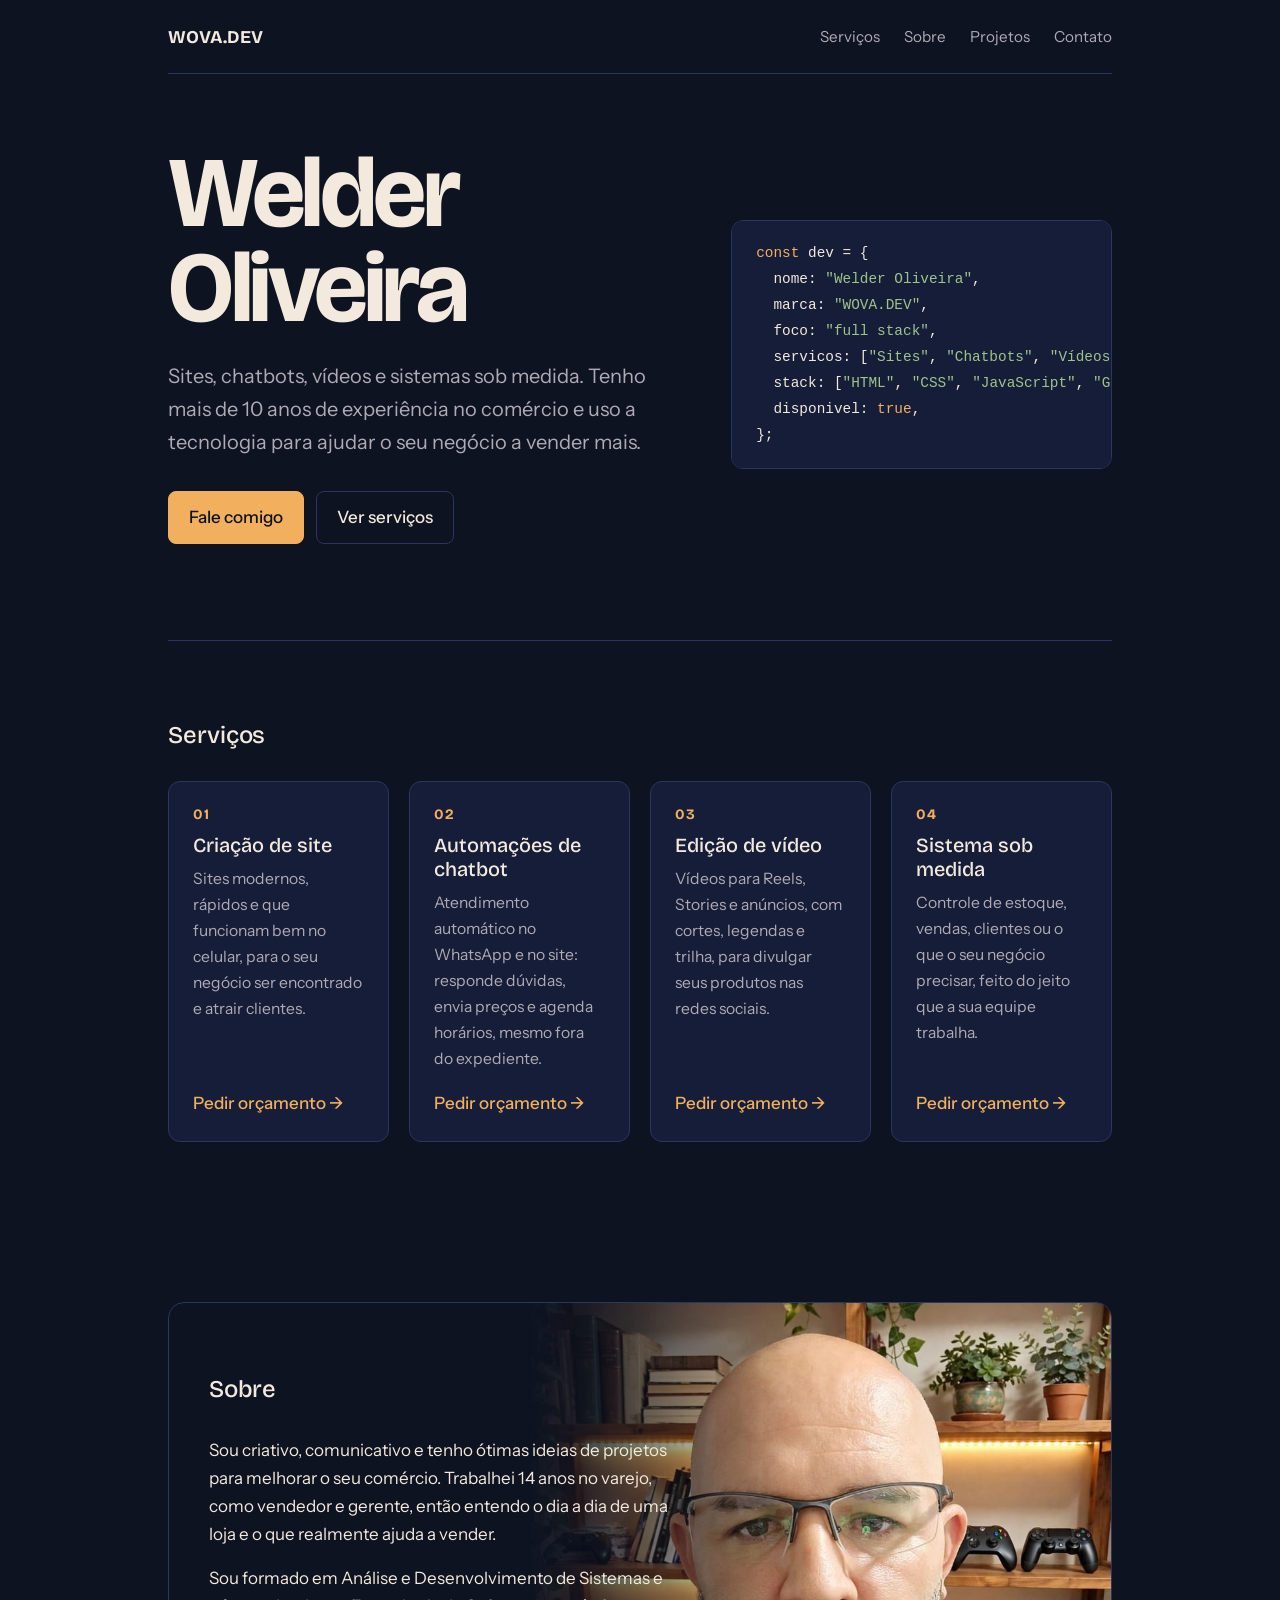
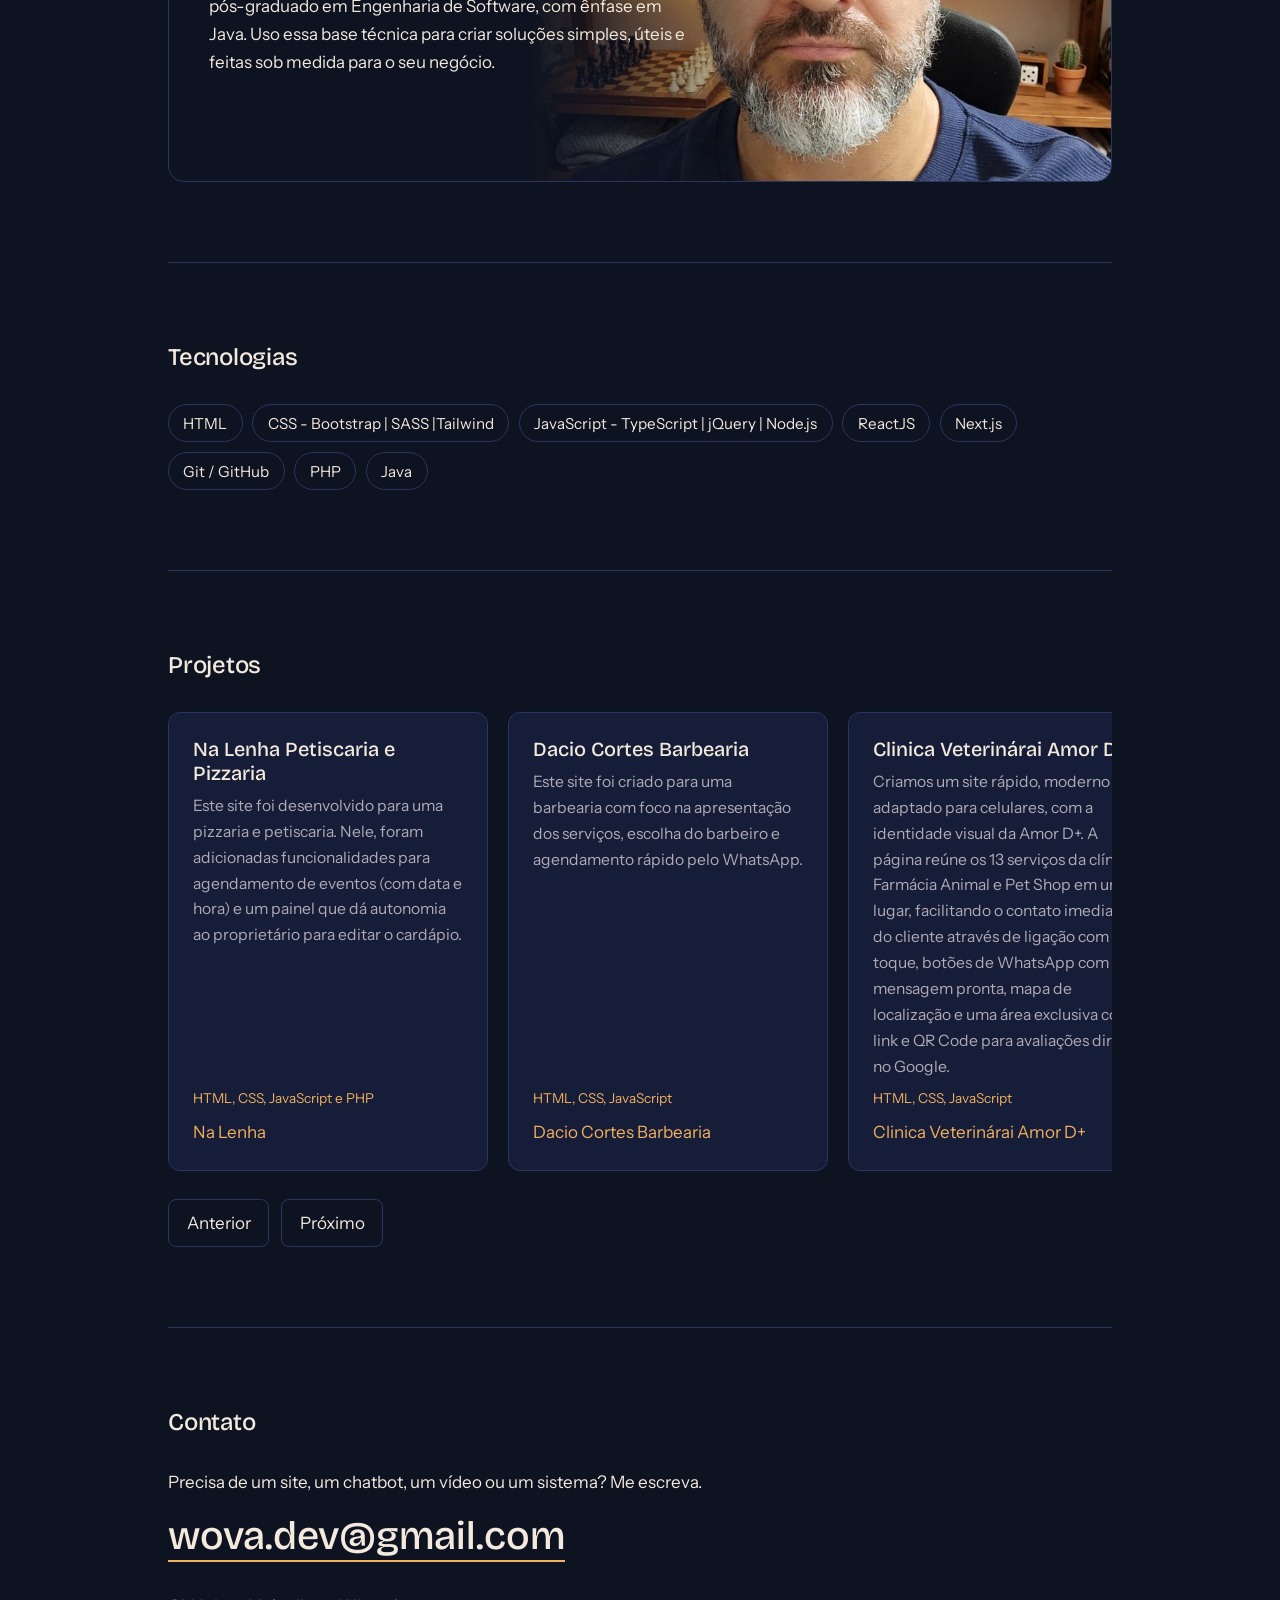
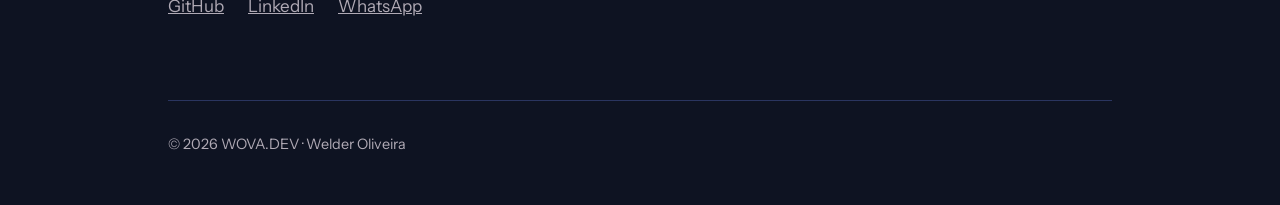
<file: index.html>
<!DOCTYPE html>
<html lang="pt-BR">
<head>
<meta charset="utf-8">
<meta name="viewport" content="width=device-width, initial-scale=1, viewport-fit=cover">
<!-- Título que aparece na aba do navegador e no Google -->
<title>WOVA.DEV | Welder Oliveira, desenvolvedor</title>

<!-- Fontes do Google (se quiser trocar, altere aqui e as variáveis --display e --body no CSS) -->
<link rel="preconnect" href="https://fonts.googleapis.com">
<link rel="preconnect" href="https://fonts.gstatic.com" crossorigin>
<link href="https://fonts.googleapis.com/css2?family=Bricolage+Grotesque:opsz,wght@12..96,500;12..96,700&family=Instrument+Sans:wght@400;500&display=swap" rel="stylesheet">

<!-- Todo o visual do site fica neste arquivo -->
<link rel="stylesheet" href="css/estilo.css">
</head>
<body>
<div class="wrap">

  <!-- ===== MENU DO TOPO ===== -->
  <nav>
    <a class="logo" href="#inicio">WOVA.DEV</a>
    <ul>
      <li><a href="#servicos">Serviços</a></li>
      <li><a href="#sobre">Sobre</a></li>
      <li><a href="#projetos">Projetos</a></li>
      <li><a href="#contato">Contato</a></li>
    </ul>
  </nav>

  <!-- ===== INÍCIO (apresentação) ===== -->
  <header class="hero" id="inicio">
    <div>
      <h1>Welder Oliveira</h1>
      <!-- Frase de apresentação: altere à vontade -->
      <p class="lead">Sites, chatbots, vídeos e sistemas sob medida. Tenho mais de 10 anos de experiência no comércio e uso a tecnologia para ajudar o seu negócio a vender mais.</p>
      <div class="btns">
        <a class="btn main" href="#contato">Fale comigo</a>
        <a class="btn" href="#servicos">Ver serviços</a>
      </div>
    </div>
    <!-- Bloco de código decorativo. Cores: k = destaque, s = texto entre aspas -->
<pre class="code" aria-label="Resumo em código"><span class="k">const</span> dev = {
  nome: <span class="s">"Welder Oliveira"</span>,
  marca: <span class="s">"WOVA.DEV"</span>,
  foco: <span class="s">"full stack"</span>,
  servicos: [<span class="s">"Sites"</span>, <span class="s">"Chatbots"</span>, <span class="s">"Vídeos"</span>, <span class="s">"Sistemas"</span>],
  stack: [<span class="s">"HTML"</span>, <span class="s">"CSS"</span>, <span class="s">"JavaScript"</span>, <span class="s">"Git / GitHub"</span>,<span class="s">"Sass"</span>, <span class="s">"Bootstrap"</span>,<span class="s">"Tailwind CSS"</span>,<span class="s">"jQuery"</span>,<span class="s">"ReactJS"</span>,<span class="s">"TypeScript"</span>,<span class="s">"Next.js"</span>,<span class="s">"Node.js"</span>,<span class="s">"PHP"</span>,<span class="s">"JAVA"</span>,],
  disponivel: <span class="k">true</span>,
};</pre>
  </header>

  <!-- ===== SERVIÇOS =====
       Para adicionar um serviço, copie um bloco <li class="service"> inteiro.
       O botão "Pedir orçamento" abre o WhatsApp com uma mensagem pronta:
       altere o texto depois de ?text= (espaços viram %20). -->
  <section id="servicos">
    <h2>Serviços</h2>
    <ul class="services">

      <li class="service">
        <span class="num">01</span>
        <h3>Criação de site</h3>
        <p>Sites modernos, rápidos e que funcionam bem no celular, para o seu negócio ser encontrado e atrair clientes.</p>
        <a href="https://wa.me/5561999551535?text=Ol%C3%A1!%20Quero%20um%20or%C3%A7amento%20de%20cria%C3%A7%C3%A3o%20de%20site." target="_blank" rel="noopener">Pedir orçamento</a>
      </li>

      <li class="service">
        <span class="num">02</span>
        <h3>Automações de chatbot</h3>
        <p>Atendimento automático no WhatsApp e no site: responde dúvidas, envia preços e agenda horários, mesmo fora do expediente.</p>
        <a href="https://wa.me/5561999551535?text=Ol%C3%A1!%20Quero%20um%20or%C3%A7amento%20de%20automa%C3%A7%C3%A3o%20de%20chatbot." target="_blank" rel="noopener">Pedir orçamento</a>
      </li>

      <li class="service">
        <span class="num">03</span>
        <h3>Edição de vídeo</h3>
        <p>Vídeos para Reels, Stories e anúncios, com cortes, legendas e trilha, para divulgar seus produtos nas redes sociais.</p>
        <a href="https://wa.me/5561999551535?text=Ol%C3%A1!%20Quero%20um%20or%C3%A7amento%20de%20edi%C3%A7%C3%A3o%20de%20v%C3%ADdeo." target="_blank" rel="noopener">Pedir orçamento</a>
      </li>

      <li class="service">
        <span class="num">04</span>
        <h3>Sistema sob medida</h3>
        <p>Controle de estoque, vendas, clientes ou o que o seu negócio precisar, feito do jeito que a sua equipe trabalha.</p>
        <a href="https://wa.me/5561999551535?text=Ol%C3%A1!%20Quero%20um%20or%C3%A7amento%20de%20sistema%20sob%20medida." target="_blank" rel="noopener">Pedir orçamento</a>
      </li>

    </ul>
  </section>

  <!-- ===== SOBRE MIM (foto de fundo definida no CSS, em #sobre) ===== -->
  <section id="sobre">
    <h2>Sobre</h2>
    <p>Sou criativo, comunicativo e tenho ótimas ideias de projetos para melhorar o seu comércio. Trabalhei 14 anos no varejo, como vendedor e gerente, então entendo o dia a dia de uma loja e o que realmente ajuda a vender.</p>
    <p>Sou formado em Análise e Desenvolvimento de Sistemas e pós-graduado em Engenharia de Software, com ênfase em Java. Uso essa base técnica para criar soluções simples, úteis e feitas sob medida para o seu negócio.</p>
  </section>

  <!-- ===== TECNOLOGIAS (uma <li> por tecnologia) ===== -->
  <section id="tecnologias">
    <h2>Tecnologias</h2>
    <ul class="stack">
      <li>HTML</li>
      <li>CSS - Bootstrap | SASS |Tailwind</li>
      <li>JavaScript - TypeScript | jQuery | Node.js</li>
      <li>ReactJS</li>
      <li>Next.js</li>
      <li>Git / GitHub</li>
      <li>PHP</li>
      <li>Java</li>
    </ul>
  </section>

  <!-- ===== PROJETOS (carrossel) =====
       Para adicionar um projeto, copie um bloco <li class="card"> inteiro.
       Para trocar o link, altere o href do último <a> do card. -->
  <section id="projetos">
    <h2>Projetos</h2>
    <div class="carousel" role="region" aria-roledescription="carrossel" aria-label="Projetos">
      <ul class="track" id="track">

        <li class="card">
          <h3>Na Lenha Petiscaria e Pizzaria</h3>
          <p>Este site foi desenvolvido para uma pizzaria e petiscaria. Nele, foram adicionadas funcionalidades para agendamento de eventos (com data e hora) e um painel que dá autonomia ao proprietário para editar o cardápio.</p>
          <span class="tech">HTML, CSS, JavaScript e PHP</span>
          <a href="https://nalenhapizzariapetiscariae.vercel.app/#inicio">Na Lenha</a>
        </li>

        <li class="card">
          <h3>Dacio Cortes Barbearia</h3>
          <p>Este site foi criado para uma barbearia com foco na apresentação dos serviços, escolha do barbeiro e agendamento rápido pelo WhatsApp.</p>
          <span class="tech">HTML, CSS, JavaScript</span>
          <a href="https://daciocortesbarbearia.vercel.app/">Dacio Cortes Barbearia</a>
        </li>

        <li class="card">
          <h3>Clinica Veterinárai Amor D+</h3>
          <p>Criamos um site rápido, moderno e adaptado para celulares, com a identidade visual da Amor D+. A página reúne os 13 serviços da clínica, Farmácia Animal e Pet Shop em um só lugar, facilitando o contato imediato do cliente através de ligação com um toque, botões de WhatsApp com mensagem pronta, mapa de localização e uma área exclusiva com link e QR Code para avaliações diretas no Google.</p>
          <span class="tech">HTML, CSS, JavaScript</span>
          <a href="https://clinicaveterinariaamordmais.vercel.app/">Clinica Veterinárai Amor D+</a>
        </li>

        <li class="card">
          <h3>Arena TB Nove</h3>
          <p>Site para uma arena esportiva em Sobradinho-DF, com reserva online, orçamento de festas pelo WhatsApp e layout que se adapta a qualquer tela.
Tecnologias: HTML, CSS e JavaScript</p>
          <span class="tech">HTML, CSS, JavaScript</span>
          <a href="https://arenatb9.vercel.app/">Arena TB Nove</a>
        </li>

        <li class="card">
          <h3>Eva Unic Fashion</h3>
          <p>Site para uma loja de moda feminina em Planaltina-DF, feito para a loja ser encontrada no Google. O visual foi inspirado na própria fachada da loja: placa branca, tons prata e o azul-marinho do letreiro.</p>
          <span class="tech">HTML, CSS, JavaScript</span>
          <a href="https://evaunicfashion.vercel.app/">Eva Unic Fashion</a>
        </li>

        <li class="card">
          <h3>Sistema de vendas em Java</h3>
          <p>Exemplo: aplicação para registrar vendas e acompanhar o desempenho da equipe.</p>
          <span class="tech">Java</span>
          <a href="#">Ver projeto</a>
        </li>

        <li class="card">
          <h3>Seu próximo projeto</h3>
          <p>Tem uma ideia para o seu comércio? Vamos transformá-la em realidade.</p>
          <span class="tech">Sob medida</span>
          <a href="#contato">Conversar</a>
        </li>

      </ul>
      <!-- Botões do carrossel (a lógica está em js/carrossel.js) -->
      <div class="ctrl">
        <button type="button" id="prev" aria-label="Projeto anterior">Anterior</button>
        <button type="button" id="next" aria-label="Próximo projeto">Próximo</button>
      </div>
    </div>
  </section>

  <!-- ===== CONTATO ===== -->
  <section id="contato" class="contact">
    <h2>Contato</h2>
    <p>Precisa de um site, um chatbot, um vídeo ou um sistema? Me escreva.</p>
    <a class="mail" href="mailto:wova.dev@gmail.com">wova.dev@gmail.com</a>
    <div class="links">
      <a href="https://github.com/welderova" target="_blank" rel="noopener">GitHub</a>
      <a href="https://www.linkedin.com/in/welderova/" target="_blank" rel="noopener">LinkedIn</a>
      <!-- WhatsApp: 55 (Brasil) + DDD + número, sem espaços nem traços -->
      <a href="https://wa.me/5561999551535" target="_blank" rel="noopener">WhatsApp</a>
    </div>
  </section>

  <!-- ===== RODAPÉ ===== -->
  <footer>© 2026 WOVA.DEV · Welder Oliveira</footer>
</div>

<!-- Lógica do carrossel de projetos -->
<script src="js/carrossel.js"></script>
</body>
</html>
</file>
<file: css/estilo.css>
/* ==========================================================
   WOVA.DEV | Estilos do site
   Índice: 1 Cores e fontes | 2 Base | 3 Menu | 4 Início
           4b Serviços | 5 Sobre | 6 Tecnologias | 7 Projetos
           8 Contato | 9 Celular
   ========================================================== */

/* ---------- 1. CORES E FONTES ----------
   Paleta inspirada na foto: azul-marinho da camiseta,
   âmbar da luz da estante, creme da parede e verde das plantas.
   Para mudar o visual do site inteiro, basta alterar estas variáveis. */
:root{
  color-scheme:dark;
  --bg:#0e1322;        /* fundo da página */
  --surface:#161d38;   /* fundo de cards e bloco de código */
  --line:#2a3560;      /* linhas e bordas */
  --text:#f3e9dc;      /* texto principal */
  --muted:#b0aab5;     /* texto secundário */
  --accent:#f2b05e;    /* cor de destaque (botões e links) */
  --display:"Bricolage Grotesque","Segoe UI",system-ui,sans-serif; /* títulos */
  --body:"Instrument Sans","Segoe UI",system-ui,sans-serif;        /* textos */
  box-sizing:border-box;
  /* Evita que o conteúdo fique embaixo da barra do celular */
  padding-top:env(safe-area-inset-top,0px);
  padding-bottom:env(safe-area-inset-bottom,0px);
}

/* ---------- 2. BASE ---------- */
html{scroll-padding-top:env(safe-area-inset-top,0px);scroll-behavior:smooth}
*,*::before,*::after{box-sizing:inherit}
body{margin:0;background:var(--bg);color:var(--text);font:400 1.0625rem/1.65 var(--body)}
a{color:inherit}
:focus-visible{outline:2px solid var(--accent);outline-offset:3px} /* destaque ao navegar pelo teclado */
.wrap{max-width:62rem;margin:0 auto;padding:0 1.5rem}            /* largura máxima do conteúdo */
section{padding:5rem 0;border-top:1px solid var(--line)}          /* espaçamento entre seções */
h2{font:500 1.5rem/1.2 var(--display);margin:0 0 2rem;letter-spacing:-.01em}
p{max-width:60ch;margin:0 0 1rem}

/* ---------- 3. MENU DO TOPO ---------- */
nav{
  position:sticky;
  top:env(safe-area-inset-top,0px);
  z-index:100;
  display:flex;
  justify-content:space-between;
  align-items:center;
  min-height:4.5rem;
  padding:1.5rem 0;
  background:var(--bg);
  border-bottom:1px solid var(--line)
}
nav .logo{font:700 1.125rem var(--display);text-decoration:none}
nav ul{display:flex;gap:1.5rem;list-style:none;margin:0;padding:0;font-size:.95rem;color:var(--muted)}
nav a{text-decoration:none}
nav ul a:hover{color:var(--text)}

/* ---------- 4. INÍCIO ---------- */
.hero{display:grid;grid-template-columns:1.15fr .85fr;gap:3rem;align-items:center;padding:4.5rem 0 6rem}
h1{font:700 clamp(3rem,9vw,6.25rem)/.95 var(--display);letter-spacing:-.035em;margin:0 0 1.5rem}
.lead{font-size:1.25rem;color:var(--muted);margin-bottom:2rem}
.btns{display:flex;gap:.75rem;flex-wrap:wrap}
.btn{display:inline-block;padding:.7rem 1.25rem;border-radius:.5rem;text-decoration:none;font-weight:500;border:1px solid var(--line)}
.btn.main{background:var(--accent);border-color:var(--accent);color:#0c1220} /* botão principal */
.btn:hover{border-color:var(--accent)}

/* Bloco de código decorativo */
.code{background:var(--surface);border:1px solid var(--line);border-radius:.75rem;padding:1.25rem 1.5rem;font:.9rem/1.8 ui-monospace,SFMono-Regular,Menlo,Consolas,monospace;overflow-x:auto;white-space:pre}
.code .k{color:var(--accent)}   /* palavras-chave */
.code .s{color:#9fc48a}         /* textos entre aspas */
.code .c{color:var(--muted)}    /* comentários */

/* Animação de entrada (desligada para quem prefere menos movimento) */
@media (prefers-reduced-motion:no-preference){
  .code{animation:rise .8s ease-out both}
  @keyframes rise{from{opacity:0;transform:translateY(14px)}to{opacity:1;transform:none}}
}

/* ---------- 4b. SERVIÇOS ----------
   Os cards se ajustam sozinhos: 4 lado a lado em tela grande,
   2 em tablet e 1 no celular. */
.services{
  display:grid;
  grid-template-columns:repeat(auto-fit,minmax(13.5rem,1fr));
  gap:1.25rem;list-style:none;margin:0;padding:0
}
.service{
  background:var(--surface);
  border:1px solid var(--line);
  border-radius:.75rem;
  padding:1.5rem;
  display:flex;flex-direction:column;gap:.6rem;
  transition:border-color .2s,transform .2s
}
.service:hover{border-color:var(--accent);transform:translateY(-3px)}
.service .num{font:700 .9rem var(--display);color:var(--accent);letter-spacing:.05em} /* número 01, 02... */
.service h3{font:500 1.25rem/1.2 var(--display);margin:0}
.service p{color:var(--muted);font-size:.98rem;margin:0 0 .5rem}
.service a{margin-top:auto;color:var(--accent);text-decoration:none;font-weight:500}
.service a::after{content:" →"}
.service a:hover{text-decoration:underline}
@media (prefers-reduced-motion:reduce){.service:hover{transform:none}}

/* ---------- 5. SOBRE (com a foto ao fundo) ----------
   A foto fica em ../img/foto-welder.jpg. Para trocar, substitua o arquivo
   mantendo o mesmo nome, ou altere o caminho no url(...) abaixo. */
#sobre{
  position:relative;
  isolation:isolate;
  overflow:hidden;
  min-height:30rem;margin:5rem 0;
  padding:4.5rem 2.5rem;
  border:1px solid var(--line);
  border-radius:1rem
}
#sobre::before{
  content:"";position:absolute;
  inset:0 0 0 38%;                 /* a foto ocupa o lado direito (começa em 38%) */
  z-index:-1;
  background:url("../img/foto-welder.jpg") center top/cover no-repeat;
  /* Esmaece a foto à esquerda para o texto ficar legível */
  -webkit-mask-image:linear-gradient(90deg,transparent,#000 45%);
  mask-image:linear-gradient(90deg,transparent,#000 45%);
}
#sobre p{max-width:30rem}          /* largura do texto, para não cobrir o rosto */

/* ---------- 6. TECNOLOGIAS ---------- */
.stack{
  display:flex;
  flex-wrap:wrap;
  gap:.6rem;list-style:none;
  margin:0;padding:0
}
.stack li{
  padding:.35rem .9rem;
  border:1px solid var(--line);
  border-radius:2rem;font-size:.95rem
}

/* ---------- 7. PROJETOS (carrossel) ---------- */
.carousel{position:relative}
.track{display:flex;gap:1.25rem;list-style:none;margin:0;padding:0 0 .5rem;overflow-x:auto;scroll-snap-type:x mandatory;scrollbar-width:none}
.track::-webkit-scrollbar{display:none}
.card{flex:0 0 min(20rem,82%);scroll-snap-align:start;background:var(--surface);border:1px solid var(--line);border-radius:.75rem;padding:1.5rem;display:flex;flex-direction:column;gap:.5rem;min-height:15rem} /* largura do card: 20rem */
.card h3{font:500 1.25rem var(--display);margin:0}
.card p{color:var(--muted);font-size:.98rem;margin:0}
.card .tech{color:var(--accent);font-size:.85rem;margin-top:auto}   /* tecnologias usadas */
.card a{color:var(--accent);text-decoration:none}
.card a:hover{text-decoration:underline}
.ctrl{display:flex;gap:.75rem;margin-top:1.25rem}
.ctrl button{font:inherit;color:var(--text);background:none;border:1px solid var(--line);border-radius:.5rem;padding:.55rem 1.1rem;cursor:pointer}
.ctrl button:hover{border-color:var(--accent)}

/* ---------- 8. CONTATO E RODAPÉ ---------- */
.contact a.mail{font:500 clamp(1.5rem,5vw,2.5rem)/1.2 var(--display);text-decoration:none;border-bottom:2px solid var(--accent)}
.links{display:flex;gap:1.5rem;margin-top:2rem;color:var(--muted)}
.links a:hover{color:var(--text)}
footer{padding:2rem 0 3rem;color:var(--muted);font-size:.9rem;border-top:1px solid var(--line)}

/* ---------- 9. CELULAR E TELAS PEQUENAS ---------- */
@media (max-width:48rem){
  .hero{grid-template-columns:1fr;padding:2.5rem 0 4rem}   /* início em uma coluna */
  nav ul{gap:1rem}
  #sobre{padding:3rem 1.5rem}
  #sobre::before{inset:0;opacity:.22;-webkit-mask-image:none;mask-image:none} /* foto suave atrás do texto */
  #sobre p{max-width:none}
}
</file>
